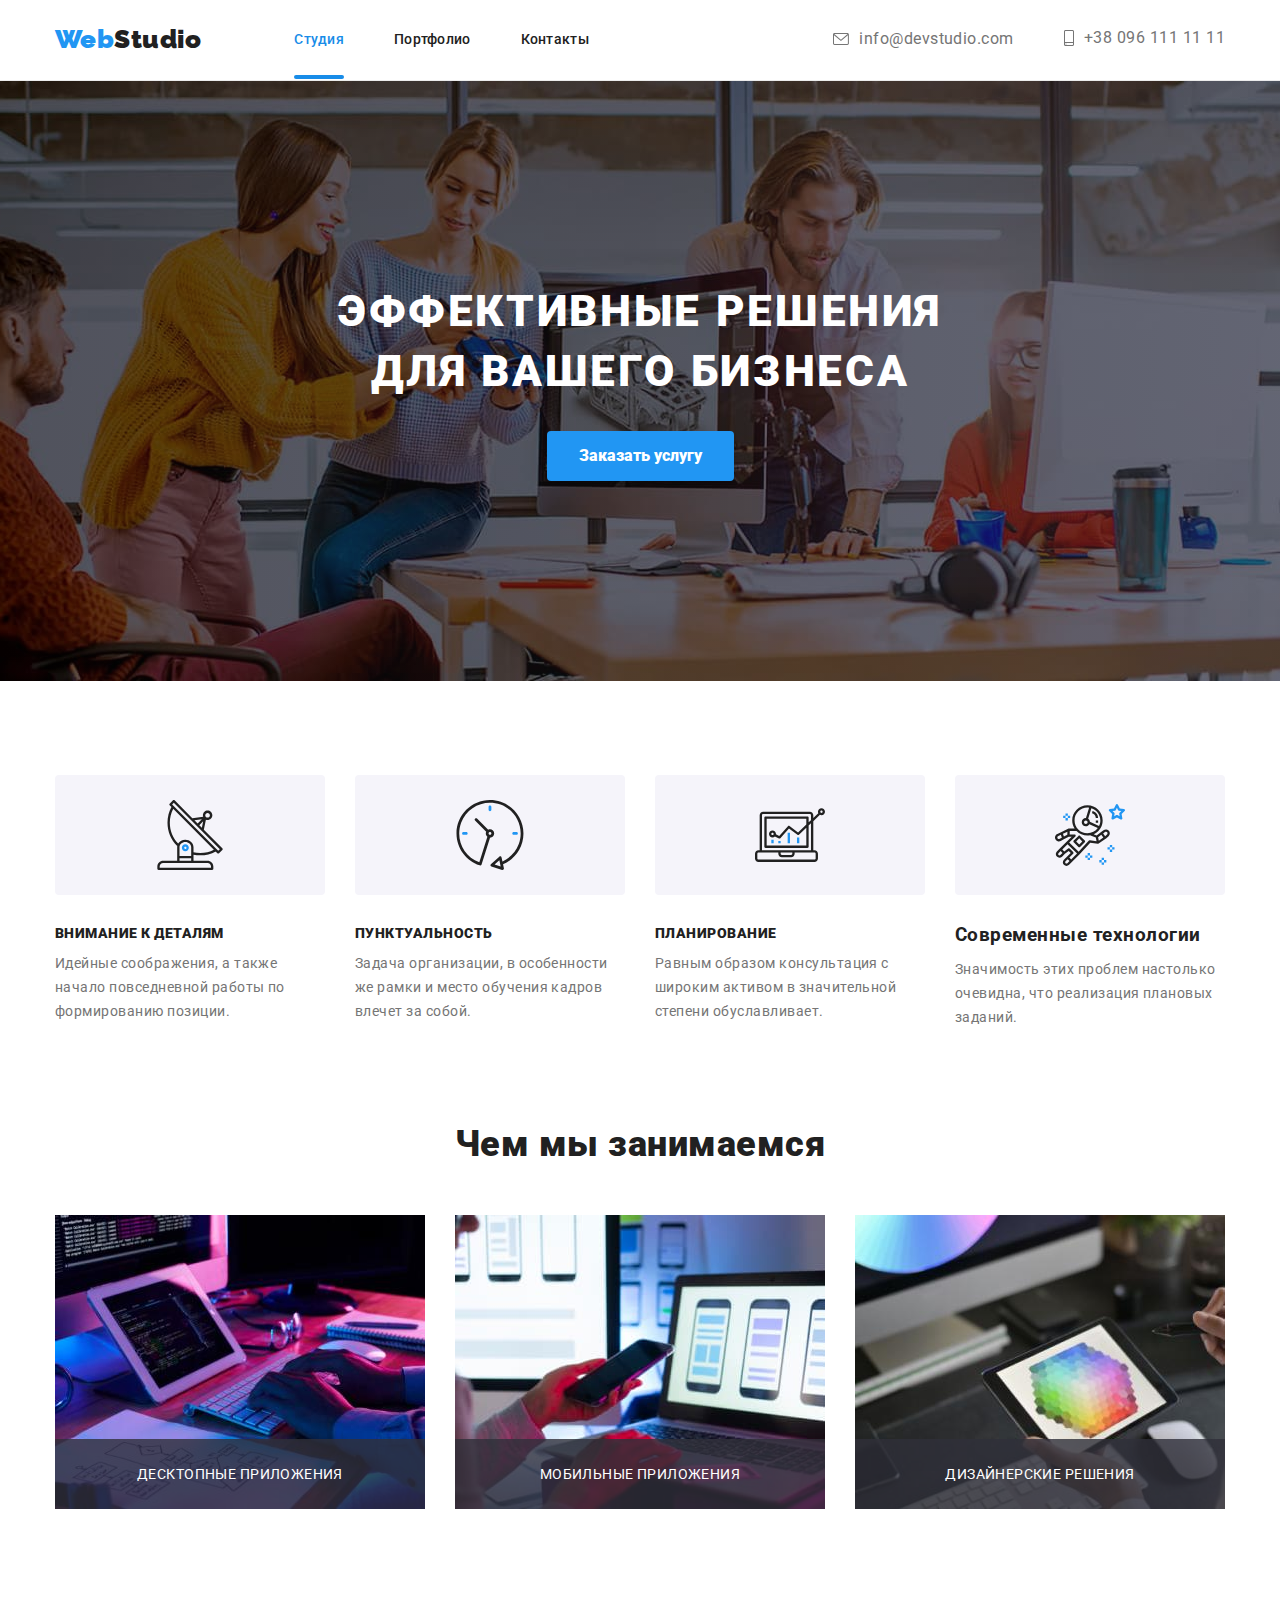
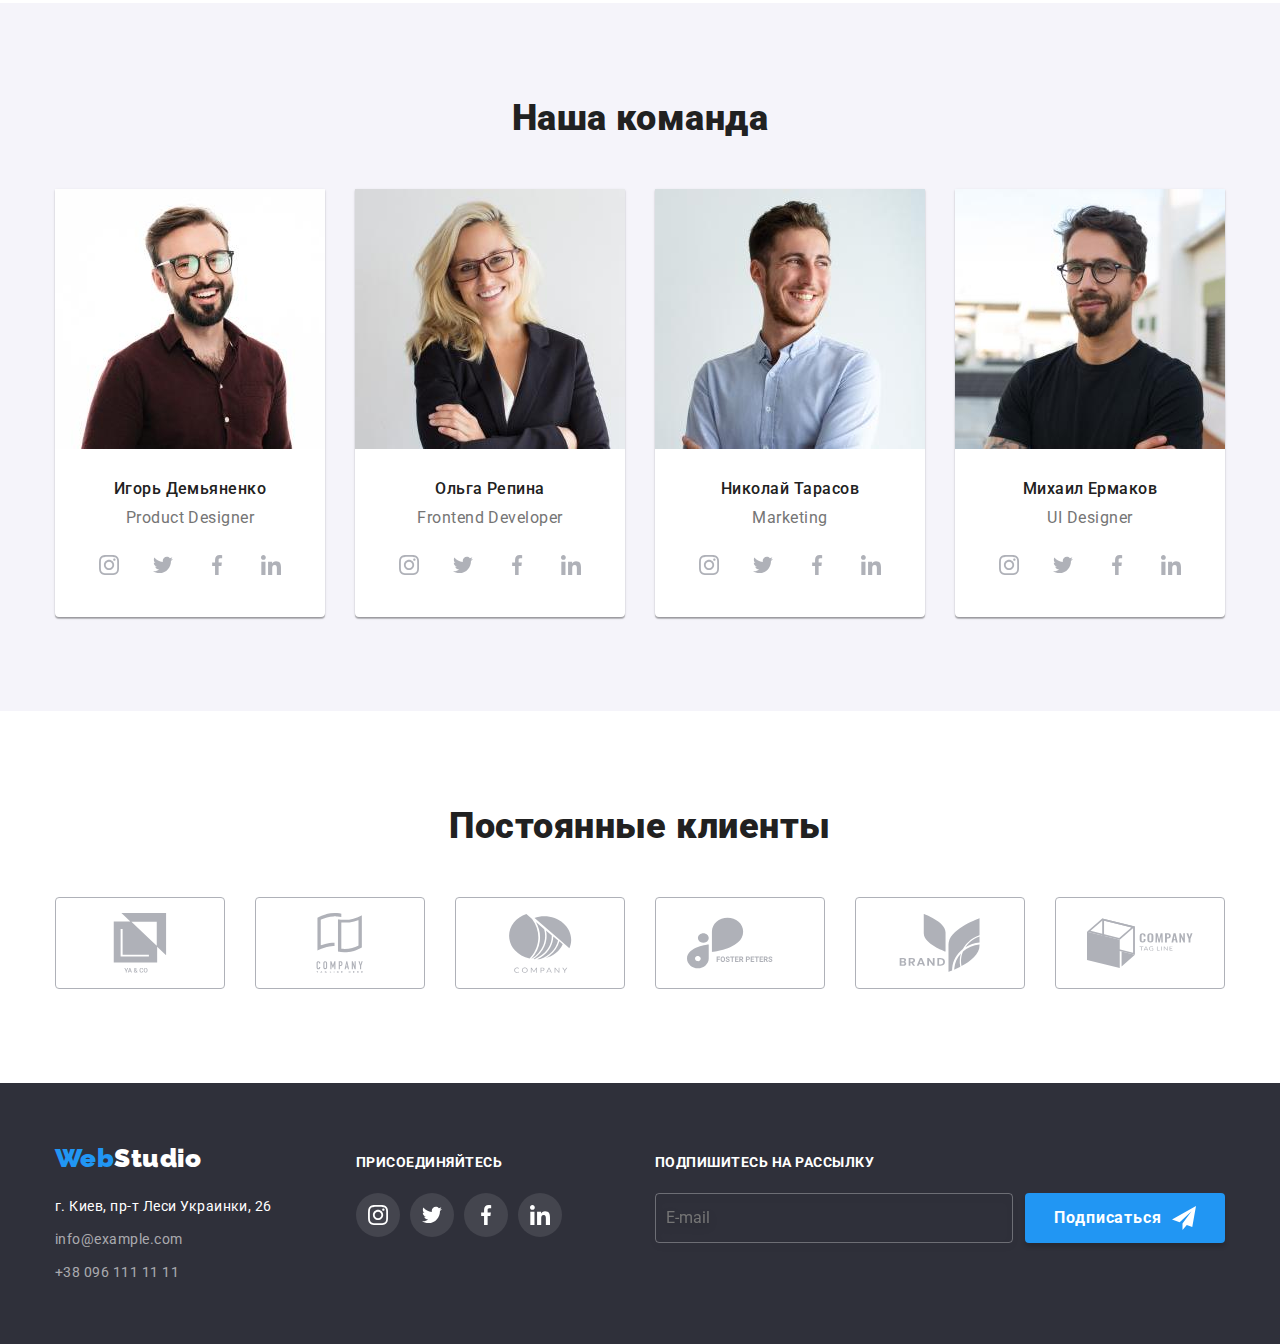
<file: index.html>
<!DOCTYPE html>
<html lang="ru">
  <head>
    <meta charset="utf-8" />
    <!-- ie10 and below only -->
    <meta http-equiv="x-ua-compatible" content="ie=edge" />
    <meta name="viewport" content="width=device-width, initial-scale=1.0" />
    <title>Web Studio</title>

    <!-- google-Font -->
    <link rel="preconnect" href="https://fonts.googleapis.com" />
    <link rel="preconnect" href="https://fonts.gstatic.com" crossorigin />
    <link
      href="https://fonts.googleapis.com/css2?family=Raleway:wght@700&family=Roboto:wght@400;500;700;900&display=swap"
      rel="stylesheet"
    />

    <!-- CSS -->
    <link
      rel="stylesheet"
      href="https://cdnjs.cloudflare.com/ajax/libs/modern-normalize/1.1.0/modern-normalize.min.css"
    />
    <link rel="stylesheet" href="./css/styles.css" />
  </head>
  <body>
    <!-- web-studio-header -->
    <header>
      <div class="container header">
        <!-- web-stud-header-logo-txt-->
        <a href="./index.html" class="header-logo-txt header-logo-pos no-underline"> Web<span>Studio</span></a>
        <!-- web-stud-menu -->
        <nav class="nav">
          <ul class="nav-list no-mark">
            <li class="nav-item">
              <a href="./index.html" class="header-item-text current-page no-underline active-link"> Студия</a>
            </li>
            <li class="nav-item">
              <a href="./portfolio.html" class="header-item-text no-underline active-link"> Портфолио</a>
            </li>
            <li class="nav-item">
              <a href="#" class="header-item-text no-underline active-link"> Контакты</a>
            </li>
          </ul>
        </nav>
        <!-- web-stud-contacts -->
        <ul class="header-contacts">
          <li class="nav-item">
            <a
              href="mailto:info@devstudio.com"
              class="nav-item-text header-item-text-light no-underline active-link header-contacts"
            >
              <svg class="header-icon" width="16" height="12">
                <use href="./images/symbol-defs.svg#icon-envelope"></use>
              </svg>
              info@devstudio.com</a
            >
          </li>
          <li class="nav-item">
            <a
              href="tel:+380961111111"
              class="nav-item-text header-item-text-light no-underline active-link header-contacts"
            >
              <svg class="header-icon" width="10" height="16">
                <use href="./images/symbol-defs.svg#icon-smartphone"></use>
              </svg>
              +38 096 111 11 11</a
            >
          </li>
        </ul>
      </div>
    </header>
    <!-- web-stud-main-section -->
    <main>
      <!-- web-stud-main-content -->
      <section class="content-first">
        <div class="content-overlay">
          <!-- web-stud-main-content-title -->
          <h1 class="content-title">Эффективные решения для вашего бизнеса</h1>
          <button type="button" class="content-btn btn active-btn" data-modal-open>Заказать услугу</button>
        </div>
      </section>
      <!-- web-stud-main-content-peculiarity -->
      <section class="section">
        <div class="container">
          <h2 class="visually-hidden">Наши преимущества</h2>
          <ul class="cards with-nowrap">
            <li class="item peculiarity-item">
              <div class="peculiarity-li-box">
                <svg class="peculiarity-li-icon" width="70" height="70">
                  <use href="./images/symbol-defs.svg#icon-antenna1"></use>
                </svg>
              </div>
              <h3 class="uppercase-title peculiarity-li-title">Внимание к деталям</h3>
              <p class="peculiarity-li-text">
                Идейные соображения, а также начало повседневной работы по формированию позиции.
              </p>
            </li>
            <li class="item peculiarity-item">
              <div class="peculiarity-li-box">
                <svg class="peculiarity-li-icon" width="70" height="70">
                  <use href="./images/symbol-defs.svg#icon-clock1"></use>
                </svg>
              </div>
              <h3 class="uppercase-title peculiarity-li-title">Пунктуальность</h3>
              <p class="peculiarity-li-text">
                Задача организации, в особенности же рамки и место обучения кадров влечет за собой.
              </p>
            </li>
            <li class="item peculiarity-item">
              <div class="peculiarity-li-box">
                <svg class="peculiarity-li-icon" width="70" height="70">
                  <use href="./images/symbol-defs.svg#icon-diagram1"></use>
                </svg>
              </div>
              <div>
                <h3 class="uppercase-title peculiarity-li-title">Планирование</h3>
                <p class="peculiarity-li-text">
                  Равным образом консультация с широким активом в значительной степени обуславливает.
                </p>
              </div>
            </li>
            <li class="item peculiarity-item">
              <div class="peculiarity-li-box">
                <svg class="peculiarity-li-icon" width="70" height="70">
                  <use href="./images/symbol-defs.svg#icon-astronaut1"></use>
                </svg>
              </div>
              <h3 class="peculiarity-li-title">Современные технологии</h3>
              <p class="peculiarity-li-text">
                Значимость этих проблем настолько очевидна, что реализация плановых заданий.
              </p>
            </li>
          </ul>
        </div>
      </section>
      <!-- web-stud-main-content-what-to-do -->
      <section class="section section-no-top-pad">
        <div class="container">
          <h2 class="title">Чем мы занимаемся</h2>
          <ul class="cards">
            <li class="item what-to-do-item">
              <img src="./images/project_1.jpg" alt="Фото разаботки проекта" width="370" height="294" />
              <div class="what-to-do-overlay">Десктопные приложения</div>
            </li>
            <li class="item what-to-do-item">
              <img
                src="./images/project_2.jpg"
                alt="Фото адаптации проекта к мобильным устройствам"
                width="370"
                height="294"
              />
              <div class="what-to-do-overlay">Мобильные приложения</div>
            </li>
            <li class="item what-to-do-item">
              <img src="./images/project_3.jpg" alt="Фото подбора цветовой палитры проекта" width="370" height="294" />
              <div class="what-to-do-overlay">Дизайнерские решения</div>
            </li>
          </ul>
        </div>
      </section>
      <!-- web-stud-main-content-teams -->
      <section class="section teams-section-bg">
        <div class="container">
          <h2 class="title">Наша команда</h2>
          <ul class="cards">
            <li class="item teams-item">
              <img
                src="./images/poduct_designer_igord_demianenko.jpg"
                alt="Фото Игорь Демьяненко"
                width="270"
                height="260"
              />
              <div class="card-team-info">
                <h3 class="card-title">Игорь Демьяненко</h3>
                <p class="card-text">Product Designer</p>
                <ul class="social">
                  <li class="item-li-social">
                    <a href="https://www.instagram.com/" class="no-underline social-link social-link-team">
                      <svg class="social-icon" width="20" height="20">
                        <use href="./images/symbol-defs.svg#icon-instagram1"></use>
                      </svg>
                    </a>
                  </li>
                  <li class="item-li-social">
                    <a href="https://twitter.com/" class="no-underline social-link social-link-team">
                      <svg class="social-icon" width="20" height="20">
                        <use href="./images/symbol-defs.svg#icon-twitter1"></use>
                      </svg>
                    </a>
                  </li>
                  <li class="item-li-social">
                    <a href="https://www.facebook.com/" class="no-underline social-link social-link-team">
                      <svg class="social-icon" width="20" height="20">
                        <use href="./images/symbol-defs.svg#icon-facebook1"></use>
                      </svg>
                    </a>
                  </li>
                  <li class="item-li-social">
                    <a href="https://www.linkedin.com/" class="no-underline social-link social-link-team">
                      <svg class="social-icon" width="20" height="20">
                        <use href="./images/symbol-defs.svg#icon-linkedin1"></use>
                      </svg>
                    </a>
                  </li>
                </ul>
              </div>
            </li>
            <li class="item teams-item">
              <img src="./images/frontend_developer_olha_repina.jpg" alt="Фото Ольга Репина" width="270" height="260" />
              <div class="card-team-info">
                <h3 class="card-title">Ольга Репина</h3>
                <p class="card-text">Frontend Developer</p>
                <ul class="social">
                  <li class="item-li-social">
                    <a href="https://www.instagram.com/" class="no-underline social-link social-link-team">
                      <svg class="social-icon" width="20" height="20">
                        <use href="./images/symbol-defs.svg#icon-instagram1"></use>
                      </svg>
                    </a>
                  </li>
                  <li class="item-li-social">
                    <a href="https://twitter.com/" class="no-underline social-link social-link-team">
                      <svg class="social-icon" width="20" height="20">
                        <use href="./images/symbol-defs.svg#icon-twitter1"></use>
                      </svg>
                    </a>
                  </li>
                  <li class="item-li-social">
                    <a href="https://www.facebook.com/" class="no-underline social-link social-link-team">
                      <svg class="social-icon" width="20" height="20">
                        <use href="./images/symbol-defs.svg#icon-facebook1"></use>
                      </svg>
                    </a>
                  </li>
                  <li class="item-li-social">
                    <a href="https://www.linkedin.com/" class="no-underline social-link social-link-team">
                      <svg class="social-icon" width="20" height="20">
                        <use href="./images/symbol-defs.svg#icon-linkedin1"></use>
                      </svg>
                    </a>
                  </li>
                </ul>
              </div>
            </li>
            <li class="item teams-item">
              <img src="./images/marketing_nikolay_tarasov.jpg" alt="Фото Николай Тарасов" width="270" height="260" />
              <div class="card-team-info">
                <h3 class="card-title">Николай Тарасов</h3>
                <p class="card-text">Marketing</p>
                <ul class="social">
                  <li class="item-li-social">
                    <a href="https://www.instagram.com/" class="no-underline social-link social-link-team">
                      <svg class="social-icon" width="20" height="20">
                        <use href="./images/symbol-defs.svg#icon-instagram1"></use>
                      </svg>
                    </a>
                  </li>
                  <li class="item-li-social">
                    <a href="https://twitter.com/" class="no-underline social-link social-link-team">
                      <svg class="social-icon" width="20" height="20">
                        <use href="./images/symbol-defs.svg#icon-twitter1"></use>
                      </svg>
                    </a>
                  </li>
                  <li class="item-li-social">
                    <a href="https://www.facebook.com/" class="no-underline social-link social-link-team">
                      <svg class="social-icon" width="20" height="20">
                        <use href="./images/symbol-defs.svg#icon-facebook1"></use>
                      </svg>
                    </a>
                  </li>
                  <li class="item-li-social">
                    <a href="https://www.linkedin.com/" class="no-underline social-link social-link-team">
                      <svg class="social-icon" width="20" height="20">
                        <use href="./images/symbol-defs.svg#icon-linkedin1"></use>
                      </svg>
                    </a>
                  </li>
                </ul>
              </div>
            </li>
            <li class="item teams-item">
              <img src="./images/ui_designer_mykhail_ermakov.jpg" alt="Фото Михаил Ермаков" width="270" height="260" />
              <div class="card-team-info">
                <h3 class="card-title">Михаил Ермаков</h3>
                <p class="card-text">UI Designer</p>
                <ul class="social">
                  <li class="item-li-social">
                    <a href="https://www.instagram.com/" class="no-underline social-link social-link-team">
                      <svg class="social-icon" width="20" height="20">
                        <use href="./images/symbol-defs.svg#icon-instagram1"></use>
                      </svg>
                    </a>
                  </li>
                  <li class="item-li-social">
                    <a href="https://twitter.com/" class="no-underline social-link social-link-team">
                      <svg class="social-icon" width="20" height="20">
                        <use href="./images/symbol-defs.svg#icon-twitter1"></use>
                      </svg>
                    </a>
                  </li>
                  <li class="item-li-social">
                    <a href="https://www.facebook.com/" class="no-underline social-link social-link-team">
                      <svg class="social-icon" width="20" height="20">
                        <use href="./images/symbol-defs.svg#icon-facebook1"></use>
                      </svg>
                    </a>
                  </li>
                  <li class="item-li-social">
                    <a href="https://www.linkedin.com/" class="no-underline social-link social-link-team">
                      <svg class="social-icon" width="20" height="20">
                        <use href="./images/symbol-defs.svg#icon-linkedin1"></use>
                      </svg>
                    </a>
                  </li>
                </ul>
              </div>
            </li>
          </ul>
        </div>
      </section>
      <!-- web-stud-main-content-clients -->
      <section class="section">
        <div class="container">
          <h2 class="title">Постоянные клиенты</h2>
          <ul class="cards-clients with-nowrap">
            <li class="item-clients">
              <a href="" class="no-underline clients-link with-border">
                <svg class="clients-icon" width="106" height="60">
                  <use href="./images/symbol-defs.svg#icon-client1"></use>
                </svg>
              </a>
            </li>
            <li class="item-clients">
              <a href="" class="no-underline clients-link with-border">
                <svg class="clients-icon" width="106" height="60">
                  <use href="./images/symbol-defs.svg#icon-client2"></use>
                </svg>
              </a>
            </li>
            <li class="item-clients">
              <a href="" class="no-underline clients-link with-border">
                <svg class="clients-icon" width="106" height="60">
                  <use href="./images/symbol-defs.svg#icon-client3"></use>
                </svg>
              </a>
            </li>
            <li class="item-clients">
              <a href="" class="no-underline clients-link with-border">
                <svg class="clients-icon" width="106" height="60">
                  <use href="./images/symbol-defs.svg#icon-client4"></use>
                </svg>
              </a>
            </li>
            <li class="item-clients">
              <a href="" class="no-underline clients-link with-border">
                <svg class="clients-icon" width="106" height="60">
                  <use href="./images/symbol-defs.svg#icon-client5"></use>
                </svg>
              </a>
            </li>
            <li class="item-clients">
              <a href="" class="no-underline clients-link with-border">
                <svg class="clients-icon" width="106" height="60">
                  <use href="./images/symbol-defs.svg#icon-client6"></use>
                </svg>
              </a>
            </li>
          </ul>
        </div>
      </section>
    </main>
    <!-- web-stud-footer -->
    <footer class="footer">
      <div class="container footer-box">
        <div class="footer-contacts-box">
          <!-- web-stud-logo-txt-->
          <a href="./index.html" class="footer-logo-txt no-underline"> Web<span>Studio</span></a>
          <!-- web-stud-footer-contacts -->
          <address class="footer-contacts">
            <ul class="no-mark">
              <li class="footer-contacts-li">
                <a
                  href="https://goo.gl/maps/doZ5ESJiCeNLyXiL8"
                  target="_blank"
                  rel="noopener
                                    noreferrer"
                  class="footer-address no-underline"
                >
                  г. Киев, пр-т Леси Украинки, 26</a
                >
              </li>
              <li class="footer-contacts-li">
                <a href="mailto:info@example.com" class="footer-email-tel no-underline"> info@example.com</a>
              </li>
              <li class="footer-contacts-li">
                <a href="tel:+380961111111" class="footer-email-tel no-underline"> +38 096 111 11 11</a>
              </li>
            </ul>
          </address>
        </div>
        <!-- footer-social -->
        <div class="footer-social">
          <p class="uppercase-title footer-social-title">присоединяйтесь</p>
          <ul class="social">
            <li class="item-li-social">
              <a href="https://www.instagram.com/" class="no-underline social-link footer-social-link">
                <svg class="social-icon" width="20" height="20">
                  <use href="./images/symbol-defs.svg#icon-instagram1"></use>
                </svg>
              </a>
            </li>
            <li class="item-li-social">
              <a href="https://twitter.com/" class="no-underline social-link footer-social-link">
                <svg class="social-icon" width="20" height="20">
                  <use href="./images/symbol-defs.svg#icon-twitter1"></use>
                </svg>
              </a>
            </li>
            <li class="item-li-social">
              <a href="https://www.facebook.com/" class="no-underline social-link footer-social-link">
                <svg class="social-icon" width="20" height="20">
                  <use href="./images/symbol-defs.svg#icon-facebook1"></use>
                </svg>
              </a>
            </li>
            <li class="item-li-social">
              <a href="https://www.linkedin.com/" class="no-underline social-link footer-social-link">
                <svg class="social-icon" width="20" height="20">
                  <use href="./images/symbol-defs.svg#icon-linkedin1"></use>
                </svg>
              </a>
            </li>
          </ul>
        </div>
        <!-- footer-info-to-email -->
        <div class="footer-form-info">
          <p class="uppercase-title footer-social-title">Подпишитесь на рассылку</p>
          <form class="footer-form">
            <label>
              <input class="footer-form-input" type="text" name="footer-form-email" placeholder="E-mail" />
            </label>
            <button class="footer-form-btn" type="submit">
              Подписаться
              <svg class="form-btn-icon" width="24" height="24">
                <use href="./images/symbol-defs.svg#icon-send"></use>
              </svg>
            </button>
          </form>
        </div>
      </div>
    </footer>
    <!-- web-stud-modal-window -->
    <div class="content-backdrop is-hidden" data-modal>
      <div class="content-modal">
        <button class="content-modal-btn" type="button" data-modal-close>
          <svg class="content-icon">
            <use href="./images/symbol-defs.svg#icon-close-black-18dp"></use>
          </svg>
        </button>
        <!-- form -->
        <form class="form-order" autocomplete="on">
          <!-- form name -->
          <p class="form-order-title">Оставьте свои данные, мы вам перезвоним</p>
          <!-- name -->
          <label class="form-order-label">
            Имя
            <span class="input-cover">
              <input class="form-order-input" type="text" name="form-order-name" />
              <svg class="content-input-icon">
                <use href="./images/symbol-defs.svg#icon-person"></use>
              </svg>
            </span>
          </label>

          <!-- telephone -->
          <label class="form-order-label">
            Телефон
            <span class="input-cover">
              <input class="form-order-input" type="tel" name="form-order-tel" />
              <svg class="content-input-icon">
                <use href="./images/symbol-defs.svg#icon-phone"></use>
              </svg>
            </span>
          </label>

          <!-- email -->
          <label class="form-order-label">
            Почта
            <span class="input-cover">
              <input class="form-order-input" type="email" name="form-order-email" />
              <svg class="content-input-icon">
                <use href="./images/symbol-defs.svg#icon-email"></use>
              </svg>
            </span>
          </label>

          <!-- comment -->
          <label class="form-order-label">
            Комментарий
            <textarea class="form-order-textarea" placeholder="Введите текст"></textarea>
          </label>

          <!-- agree -->
          <label class="form-order-label-chbx">
            <input class="check-box-input visually-hidden" type="checkbox" />
            <span class="check-box-icon"></span>
            <span>Соглашаюсь с рассылкой и принимаю <a class="agreement-link" href="">Условия договора</a></span>
          </label>

          <!-- submit-button -->
          <button class="form-order-btn" type="submit">Отправить</button>
        </form>
      </div>
    </div>
    <script src="./js/modal.js"></script>
  </body>
</html>
</file>
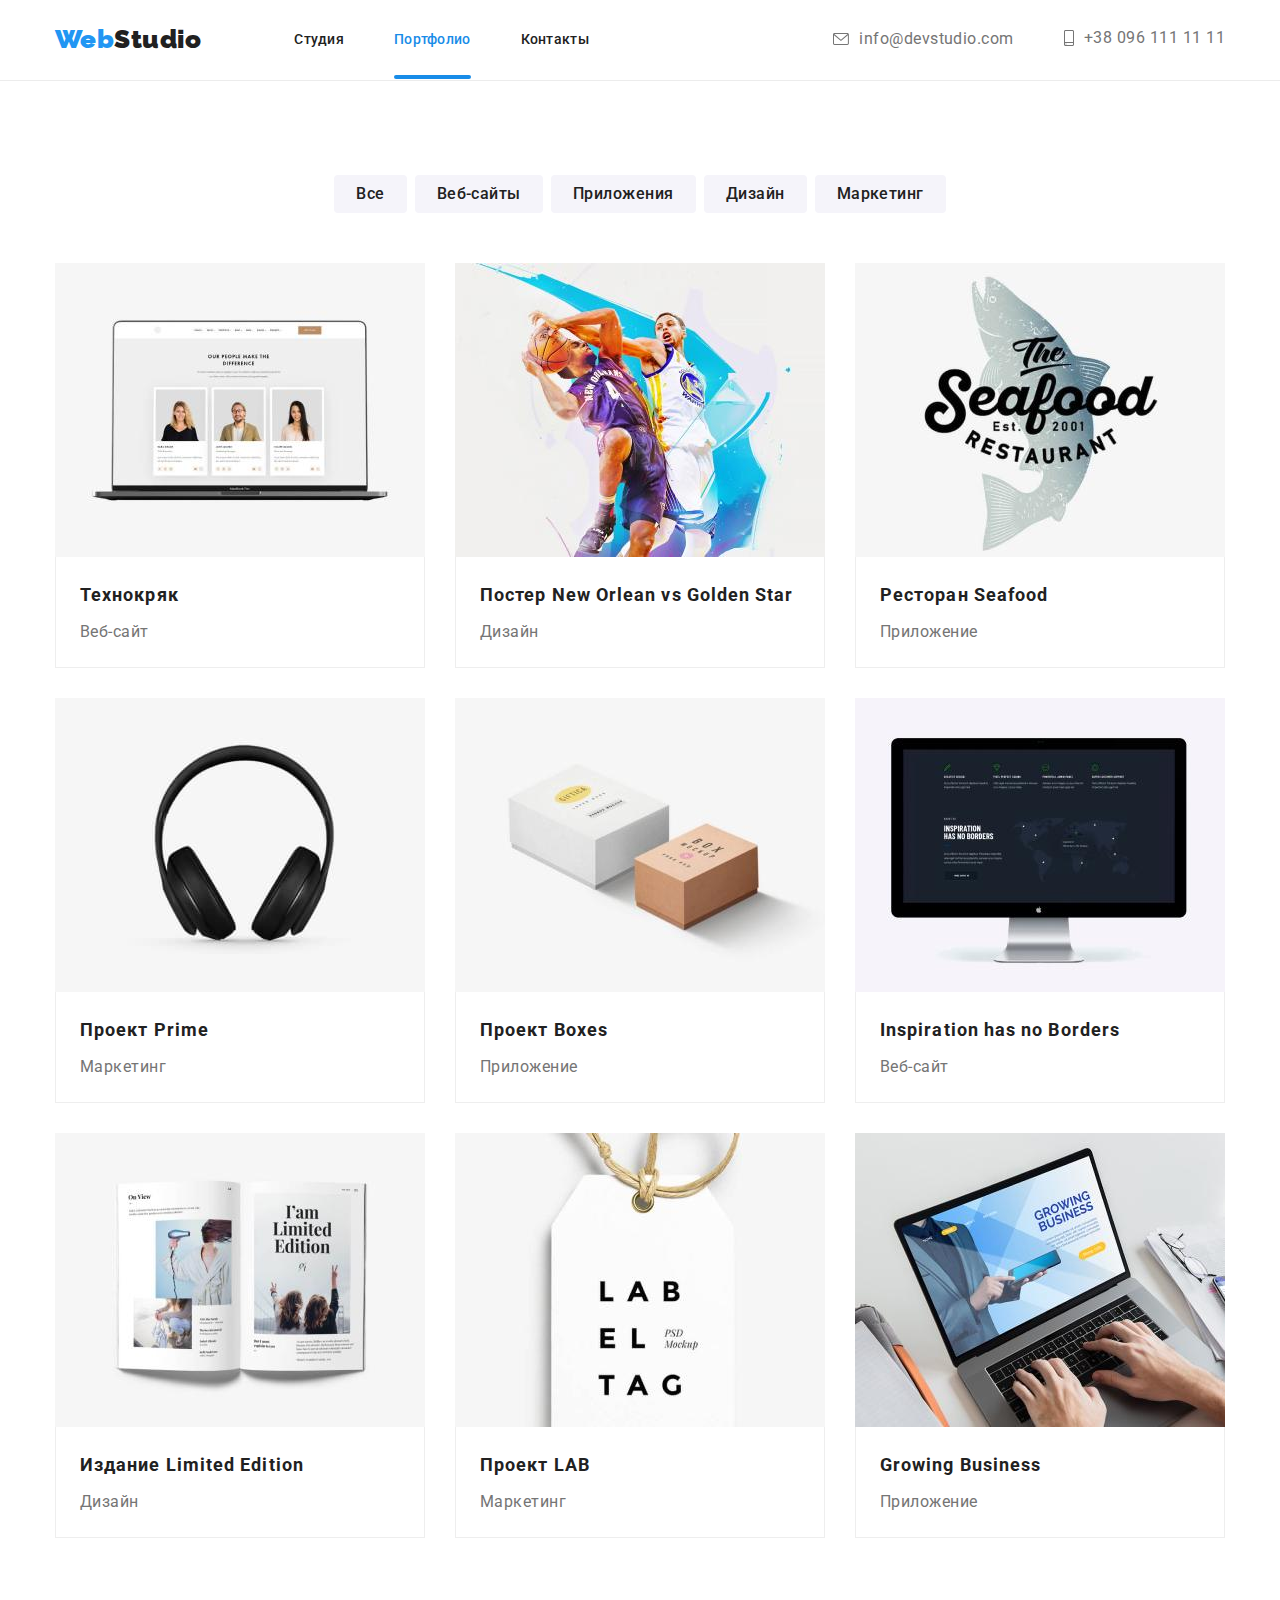
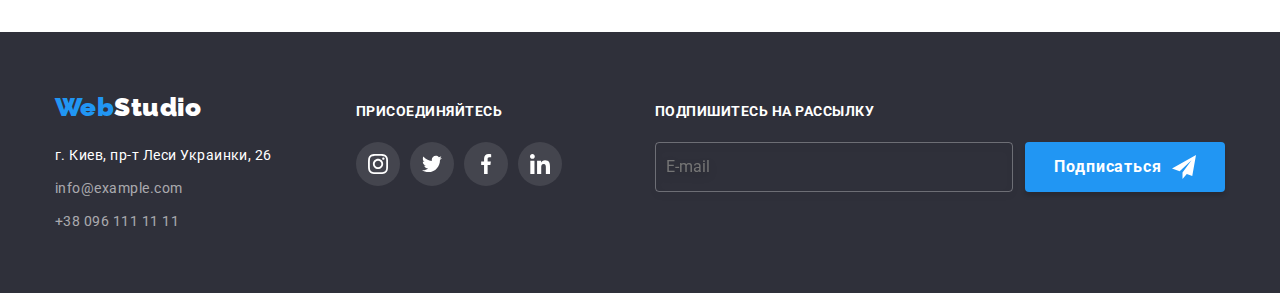
<file: portfolio.html>
<!DOCTYPE html>
<html lang="ru">
  <head>
    <meta charset="utf-8" />
    <!-- ie10 and below only -->
    <meta http-equiv="x-ua-compatible" content="ie=edge" />
    <meta name="viewport" content="width=device-width, initial-scale=1.0" />
    <title>Портфолио</title>

    <!-- google-Font -->
    <link rel="preconnect" href="https://fonts.googleapis.com" />
    <link rel="preconnect" href="https://fonts.gstatic.com" crossorigin />
    <link
      href="https://fonts.googleapis.com/css2?family=Raleway:wght@700&family=Roboto:wght@400;500;700;900&display=swap"
      rel="stylesheet"
    />

    <!-- CSS -->
    <link
      rel="stylesheet"
      href="https://cdnjs.cloudflare.com/ajax/libs/modern-normalize/1.1.0/modern-normalize.min.css"
    />
    <link rel="stylesheet" href="./css/styles.css" />
  </head>
  <body>
    <!-- web-studio-header -->
    <header>
      <div class="container header">
        <!-- web-stud-header-logo-txt-->
        <a href="./index.html" class="header-logo-txt header-logo-pos no-underline"> Web<span>Studio</span></a>
        <!-- web-stud-menu -->
        <nav class="nav">
          <ul class="nav-list no-mark">
            <li class="nav-item">
              <a href="./index.html" class="header-item-text no-underline active-link"> Студия</a>
            </li>
            <li class="nav-item">
              <a href="./portfolio.html" class="header-item-text current-page no-underline active-link"> Портфолио</a>
            </li>
            <li class="nav-item">
              <a href="#" class="header-item-text no-underline active-link"> Контакты</a>
            </li>
          </ul>
        </nav>
        <!-- web-stud-contacts -->
        <ul class="header-contacts">
          <li class="nav-item">
            <a
              href="mailto:info@devstudio.com"
              class="nav-item-text header-item-text-light no-underline active-link header-contacts"
            >
              <svg class="header-icon" width="16" height="12">
                <use href="./images/symbol-defs.svg#icon-envelope"></use>
              </svg>
              info@devstudio.com</a
            >
          </li>
          <li class="nav-item">
            <a
              href="tel:+380961111111"
              class="nav-item-text header-item-text-light no-underline active-link header-contacts"
            >
              <svg class="header-icon" width="10" height="16">
                <use href="./images/symbol-defs.svg#icon-smartphone"></use>
              </svg>
              +38 096 111 11 11</a
            >
          </li>
        </ul>
      </div>
    </header>
    <!-- web-stud-main -->
    <main>
      <!-- web-stud-main-portfolio -->
      <section class="section">
        <div class="container">
          <h1 class="visually-hidden">Портфолио</h1>
          <!-- web-stud-main-portfolio-filters -->
          <ul class="portfolio-filters-ul">
            <li class="portfolio-filters-li">
              <button type="button" class="portfolio-filters-btn btn active-btn">Все</button>
            </li>
            <li class="portfolio-filters-li">
              <button type="button" class="portfolio-filters-btn btn active-btn">Веб-сайты</button>
            </li>
            <li class="portfolio-filters-li">
              <button type="button" class="portfolio-filters-btn btn active-btn">Приложения</button>
            </li>
            <li class="portfolio-filters-li">
              <button type="button" class="portfolio-filters-btn btn active-btn">Дизайн</button>
            </li>
            <li class="portfolio-filters-li">
              <button type="button" class="portfolio-filters-btn btn active-btn">Маркетинг</button>
            </li>
          </ul>
          <!-- web-stud-main-portfolio-projects -->
          <ul class="cards">
            <li class="item portfolio-item">
              <a href="" class="no-mark no-underline portfolio-item-link animate-shadow">
                <div class="portfolio-thumb">
                  <img
                    src="./images/portfolio1.jpg"
                    alt="1-й проект: Фото страници с фотографиями 3-х разрабочиков"
                    class="portfolio-item-img"
                    width="370"
                    height="294"
                  />
                  <div class="portfolio-overlay">
                    Технокряк это современная площадка распространения коронавируса. Компании используют эту платформу
                    для цифрового шпионажа и атак на защищённые сервера конкурентов.
                  </div>
                </div>
                <div class="portfolio-item-box">
                  <h2 class="portfolio-card-title">Технокряк</h2>
                  <p class="portfolio-card-text">Веб-сайт</p>
                </div>
              </a>
            </li>

            <li class="item portfolio-item">
              <a href="" class="no-mark no-underline portfolio-item-link animate-shadow">
                <div class="portfolio-thumb">
                  <img
                    src="./images/portfolio2.jpg"
                    alt="2-й проект: Фото страници с двумя баскетболистами в прыжке с мячом"
                    width="370"
                    height="294"
                  />
                  <div class="portfolio-overlay">
                    Lorem ipsum dolor sit amet consectetur adipisicing elit. Molestiae, omnis! Voluptates molestias
                    omnis voluptas! Magni ut sequi asperiores obcaecati adipisci?
                  </div>
                </div>
                <div class="portfolio-item-box">
                  <h2 class="portfolio-card-title">Постер New Orlean vs Golden Star</h2>
                  <p class="portfolio-card-text">Дизайн</p>
                </div>
              </a>
            </li>
            <li class="item portfolio-item">
              <a href="" class="no-mark no-underline portfolio-item-link animate-shadow">
                <div class="portfolio-thumb">
                  <img
                    src="./images/portfolio3.jpg"
                    alt="3-й проект: Фото страници с логотипом ресторана"
                    width="370"
                    height="294"
                  />
                  <div class="portfolio-overlay">
                    Lorem ipsum dolor sit amet consectetur adipisicing elit. Molestiae, omnis! Voluptates molestias
                    omnis voluptas! Magni ut sequi asperiores obcaecati adipisci?
                  </div>
                </div>
                <div class="portfolio-item-box">
                  <h2 class="portfolio-card-title">Ресторан Seafood</h2>
                  <p class="portfolio-card-text">Приложение</p>
                </div>
              </a>
            </li>
            <li class="item portfolio-item">
              <a href="" class="no-mark no-underline portfolio-item-link animate-shadow">
                <div class="portfolio-thumb">
                  <img
                    src="./images/portfolio4.jpg"
                    alt="4-й проект: Фото страници с наушниками"
                    width="370"
                    height="294"
                  />
                  <div class="portfolio-overlay">
                    Lorem ipsum dolor sit amet consectetur adipisicing elit. Molestiae, omnis! Voluptates molestias
                    omnis voluptas! Magni ut sequi asperiores obcaecati adipisci?
                  </div>
                </div>
                <div class="portfolio-item-box">
                  <h2 class="portfolio-card-title">Проект Prime</h2>
                  <p class="portfolio-card-text">Маркетинг</p>
                </div>
              </a>
            </li>
            <li class="item portfolio-item">
              <a href="" class="no-mark no-underline portfolio-item-link animate-shadow">
                <div class="portfolio-thumb">
                  <img
                    src="./images/portfolio5.jpg"
                    alt="5-й проект: Фото страници с двумя коробками разных цветом с написями"
                    width="370"
                    height="294"
                  />
                  <div class="portfolio-overlay">
                    Lorem ipsum dolor sit amet consectetur adipisicing elit. Molestiae, omnis! Voluptates molestias
                    omnis voluptas! Magni ut sequi asperiores obcaecati adipisci?
                  </div>
                </div>
                <div class="portfolio-item-box">
                  <h2 class="portfolio-card-title">Проект Boxes</h2>
                  <p class="portfolio-card-text">Приложение</p>
                </div>
              </a>
            </li>
            <li class="item portfolio-item">
              <a href="" class="no-mark no-underline portfolio-item-link animate-shadow">
                <div class="portfolio-thumb">
                  <img
                    src="./images/portfolio6.jpg"
                    alt="6-й проект: Фото страници с изображением континентов"
                    width="370"
                    height="294"
                  />
                  <div class="portfolio-overlay">
                    Lorem ipsum dolor sit amet consectetur adipisicing elit. Molestiae, omnis! Voluptates molestias
                    omnis voluptas! Magni ut sequi asperiores obcaecati adipisci?
                  </div>
                </div>
                <div class="portfolio-item-box">
                  <h2 class="portfolio-card-title">Inspiration has no Borders</h2>
                  <p class="portfolio-card-text">Веб-сайт</p>
                </div>
              </a>
            </li>
            <li class="item portfolio-item">
              <a href="" class="no-mark no-underline portfolio-item-link animate-shadow">
                <div class="portfolio-thumb">
                  <img
                    src="./images/portfolio7.jpg"
                    alt="7-й проект: Фото страници с разворотом издания, на одной странице девушка сушит волосы, на второй слоган издания"
                    width="370"
                    height="294"
                  />
                  <div class="portfolio-overlay">
                    Lorem ipsum dolor sit amet consectetur adipisicing elit. Molestiae, omnis! Voluptates molestias
                    omnis voluptas! Magni ut sequi asperiores obcaecati adipisci?
                  </div>
                </div>
                <div class="portfolio-item-box">
                  <h2 class="portfolio-card-title">Издание Limited Edition</h2>
                  <p class="portfolio-card-text">Дизайн</p>
                </div>
              </a>
            </li>
            <li class="item portfolio-item">
              <a href="" class="no-mark no-underline portfolio-item-link animate-shadow">
                <div class="portfolio-thumb">
                  <img
                    src="./images/portfolio8.jpg"
                    alt="8-й проект: Фото бирки с названием проекта"
                    width="370"
                    height="294"
                  />
                  <div class="portfolio-overlay">
                    Lorem ipsum dolor sit amet consectetur adipisicing elit. Molestiae, omnis! Voluptates molestias
                    omnis voluptas! Magni ut sequi asperiores obcaecati adipisci?
                  </div>
                </div>
                <div class="portfolio-item-box">
                  <h2 class="portfolio-card-title">Проект LAB</h2>
                  <p class="portfolio-card-text">Маркетинг</p>
                </div>
              </a>
            </li>
            <li class="item portfolio-item">
              <a href="" class="no-mark no-underline portfolio-item-link animate-shadow">
                <div class="portfolio-thumb">
                  <img
                    src="./images/portfolio9.jpg"
                    alt="9-й проект: Фото бирки с изображением ноутбука с названием приложения"
                    width="370"
                    height="294"
                  />
                  <div class="portfolio-overlay">
                    Lorem ipsum dolor sit amet consectetur adipisicing elit. Molestiae, omnis! Voluptates molestias
                    omnis voluptas! Magni ut sequi asperiores obcaecati adipisci?
                  </div>
                </div>
                <div class="portfolio-item-box">
                  <h2 class="portfolio-card-title">Growing Business</h2>
                  <p class="portfolio-card-text">Приложение</p>
                </div>
              </a>
            </li>
          </ul>
        </div>
      </section>
    </main>
    <!-- web-stud-footer -->
    <footer class="footer">
      <div class="container footer-box">
        <div class="footer-contacts-box">
          <!-- web-stud-logo-txt-->
          <a href="./index.html" class="footer-logo-txt no-underline"> Web<span>Studio</span></a>
          <!-- web-stud-footer-contacts -->
          <address class="footer-contacts">
            <ul class="no-mark">
              <li class="footer-contacts-li">
                <a
                  href="https://goo.gl/maps/doZ5ESJiCeNLyXiL8"
                  target="_blank"
                  rel="noopener
                                    noreferrer"
                  class="footer-address no-underline"
                >
                  г. Киев, пр-т Леси Украинки, 26</a
                >
              </li>
              <li class="footer-contacts-li">
                <a href="mailto:info@example.com" class="footer-email-tel no-underline"> info@example.com</a>
              </li>
              <li class="footer-contacts-li">
                <a href="tel:+380961111111" class="footer-email-tel no-underline"> +38 096 111 11 11</a>
              </li>
            </ul>
          </address>
        </div>
        <!-- footer-social -->
        <div class="footer-social">
          <p class="uppercase-title footer-social-title">присоединяйтесь</p>
          <ul class="social">
            <li class="item-li-social">
              <a href="https://www.instagram.com/" class="no-underline social-link footer-social-link -bc">
                <svg class="social-icon" width="20" height="20">
                  <use href="./images/symbol-defs.svg#icon-instagram1"></use>
                </svg>
              </a>
            </li>
            <li class="item-li-social">
              <a href="https://twitter.com/" class="no-underline social-link footer-social-link -bc">
                <svg class="social-icon" width="20" height="20">
                  <use href="./images/symbol-defs.svg#icon-twitter1"></use>
                </svg>
              </a>
            </li>
            <li class="item-li-social">
              <a href="https://www.facebook.com/" class="no-underline social-link footer-social-link -bc">
                <svg class="social-icon" width="20" height="20">
                  <use href="./images/symbol-defs.svg#icon-facebook1"></use>
                </svg>
              </a>
            </li>
            <li class="item-li-social">
              <a href="https://www.linkedin.com/" class="no-underline social-link footer-social-link -bc">
                <svg class="social-icon" width="20" height="20">
                  <use href="./images/symbol-defs.svg#icon-linkedin1"></use>
                </svg>
              </a>
            </li>
          </ul>
        </div>
        <!-- footer-info-to-email -->
        <div class="footer-form-info">
          <p class="uppercase-title footer-social-title">Подпишитесь на рассылку</p>
          <form class="footer-form">
            <label>
              <input class="footer-form-input" type="text" name="footer-form-email" placeholder="E-mail" />
            </label>
            <button class="footer-form-btn" type="submit">
              Подписаться
              <svg class="form-btn-icon" width="24" height="24">
                <use href="./images/symbol-defs.svg#icon-send"></use>
              </svg>
            </button>
          </form>
        </div>
      </div>
    </footer>
  </body>
</html>
</file>
<file: css/styles.css>
/* ---------- global variable ---------- */
:root {
  --first-color-white: #ffffff;
  --second-color-different-black: #212121;
  --third-color-different-grey: #757575;
  --fourth-color: #2f303a;
  --fifth-color: rgba(255, 255, 255, 0.6);
  --sixth-color: #f5f4fa;
  --logo-color-white: #ffffff;
  --logo-color-black: #000000;
  --logo-color-light-blue: #2196f3;
  --active: #188ce8;
  --add-order-color: #2196f3;
  --icon-color: #afb1b8;
  --icon-color-active: #2196f3;
  --first-font: 'Roboto', sans-serif;
  --second-font: 'Raleway', sans-serif;
  --animate-color: color 250ms cubic-bezier(0.4, 0, 0.2, 1);
  --animate-bck-color: background-color 250ms cubic-bezier(0.4, 0, 0.2, 1);
  --animate-box-shadow: box-shadow 250ms cubic-bezier(0.4, 0, 0.2, 1);
  --animate-border: border 250ms cubic-bezier(0.4, 0, 0.2, 1);
  --animate-transform: transform 250ms cubic-bezier(0.4, 0, 0.2, 1);
  --animate-fill: fill 250ms cubic-bezier(0.4, 0, 0.2, 1);
}
/* ---------- common syle ---------- */
/* ---------- teg ---------- */
h1,
h2,
h3,
p {
  margin: 0;
}
ul {
  margin: 0;
  padding: 0;
  list-style: none;
}

body {
  font-family: var(--first-font);
  font-style: normal;
  color: var(--first-color-white);
  background-color: var(--first-color-white);
  letter-spacing: 0.03em;
}
img {
  display: block;
  max-width: 100%;
  height: auto;
}
header {
  border-bottom: 1px solid #ececec;
}
/* ---------- class ---------- */
.container {
  width: 1200px;
  margin-left: auto;
  margin-right: auto;
  padding-left: 15px;
  padding-right: 15px;
}
.section {
  padding: 94px 0;
}
.title {
  font-weight: 900;
  font-size: 36px;
  line-height: calc(42 / 36);
  color: var(--second-color-different-black);
  text-align: center;
  margin-bottom: 50px;
}
.uppercase-title {
  font-weight: 900;
  font-size: 14px;
  line-height: calc(16 / 14);
  text-transform: uppercase;
}
.visually-hidden {
  position: absolute;
  clip: rect(0 0 0 0);
  width: 1px;
  height: 1px;
  margin: -1px;
}

.no-mark {
  list-style: none;
}
.no-underline {
  text-decoration: none;
}
.header-item-text.current-page,
.active-link:hover,
.active-link:focus {
  position: relative;
  color: var(--active);
}
.header-item-text.current-page::after {
  position: absolute;
  bottom: -200%;
  content: '';
  display: block;
  width: 100%;
  height: 4px;
  border-radius: 2px;
  background-color: var(--active);
}
.btn {
  cursor: pointer;
}
.active-btn:hover,
.active-btn:focus {
  background-color: var(--active);
  color: var(--first-color-white);
  box-shadow: 0px 3px 1px rgba(0, 0, 0, 0.1), 0px 1px 2px rgba(0, 0, 0, 0.08), 0px 2px 2px rgba(0, 0, 0, 0.12);
  border-radius: 4px;
  border: hidden;
}
.cards {
  display: flex;
  flex-wrap: wrap;
  margin-left: -30px;
  margin-top: -30px;
}
.with-nowrap {
  flex-wrap: nowrap;
}
.with-border {
  border: 1px solid var(--icon-color);
  border-radius: 4px;
}
.with-border:hover,
.with-border:focus {
  border: 1px solid var(--icon-color-active);
}
.card-title {
  color: var(--second-color-different-black);
  font-size: 16px;
  font-weight: 500;
  line-height: calc(19 / 16);
  text-align: center;
  margin-bottom: 10px;
}
.card-text {
  margin-bottom: 16px;
  color: var(--third-color-different-grey);
  font-size: 16px;
  font-weight: 400;
  line-height: calc(19 / 16);
}
.card-text-center {
  text-align: center;
}
.item {
  margin-left: 30px;
  margin-top: 30px;
}
.social {
  display: flex;
  justify-content: center;
  align-items: center;
}
.social-link {
  width: 44px;
  height: 44px;
  display: flex;
  align-items: center;
  justify-content: center;
  border-radius: 50%;
  transition: var(--animate-bck-color), var(--animate-color);
}
/* ---------- header ---------- */
/* ---------- header-logo-txt ---------- */
.header {
  display: flex;
  align-items: center;
  padding-top: 24px;
  padding-bottom: 25px;
}
.header-logo-txt,
.footer-logo-txt {
  color: var(--logo-color-light-blue);
  font-family: var(--second-font);
  font-weight: 900;
  font-size: 26px;
  line-height: calc(31 / 26);
}
.header-logo-txt span {
  color: var(--second-color-different-black);
}
.header-item-text-light {
  color: var(--third-color-different-grey);
}
.header-logo-pos {
  margin-right: 93px;
}
.header-contacts {
  margin-left: auto;
}
/* ---------- menu ---------- */
.nav-list {
  display: flex;
}
.nav-item:not(:last-child) {
  margin-right: 50px;
}
/* ---------- contacts ---------- */
.header-contacts {
  display: flex;
}
/* ---------- nav ---------- */
.header-item-text {
  font-weight: 500;
  font-size: 14px;
  line-height: calc(16 / 14);
  letter-spacing: 0.02em;
  color: var(--second-color-different-black);
  transition: var(--animate-color);
}
/* Ask Mentor */
/* .header-envelope:before{
    display: inline-flex;
    content: '';
    fill: var(--third-color-different-grey);
    width: 16px;
    height: 12px;
    margin-right: 10px;
    background-size: contain;
    background-repeat: no-repeat;
    background-position: center;
    background-image: url(../images/symbol-defs.svg#icon-envelope);
} */
.header-contacts {
  display: inline-flex;
  align-items: center;
}
.header-icon {
  display: block;
  fill: currentColor;
  margin-right: 10px;
}
/* ---------- main ---------- */
/* ---------- main-index ---------- */
/* section web-stud-main-content */
.content-first {
  background: var(--fourth-color);
  text-align: center;
}
.content-overlay {
  max-width: 1600px;
  padding-top: 200px;
  height: 600px;
  margin-left: auto;
  margin-right: auto;
  background-image: linear-gradient(to right, rgba(0, 0, 0, 0.4), rgba(47, 48, 58, 0.4)), url(../images/content-bg.jpg);
  background-size: cover;
  background-repeat: no-repeat;
  background-position: 50% 50%;
}
.content-title {
  font-weight: 900;
  font-size: 44px;
  line-height: calc(60 / 44);
  letter-spacing: 0.06em;
  text-transform: uppercase;
  margin-left: auto;
  margin-right: auto;
  margin-bottom: 30px;
  width: 696px;
}
.content-btn {
  padding: 10px 32px;
  font-family: inherit;
  font-weight: 900;
  font-size: 16px;
  line-height: calc(30 / 16);
  text-align: center;
  color: var(--first-color-white);
  background-color: var(--add-order-color);
  box-shadow: 0px 4px 4px rgba(0, 0, 0, 0.15);
  border-radius: 4px;
  border: hidden;
  transition: var(--animate-bck-color), var(--animate-color), var(--animate-box-shadow);
}

/* section web-stud-main-content-peculiarity */

.peculiarity-item {
  flex-basis: calc((100% - 120px) / 4);
}
.peculiarity-li-box {
  display: flex;
  align-items: center;
  justify-content: center;
  height: 120px;
  border-radius: 4px;
  background-color: var(--sixth-color);
  margin-bottom: 30px;
}
.peculiarity-li-title {
  color: var(--second-color-different-black);
  margin-bottom: 10px;
}
.peculiarity-li-text {
  font-size: 14px;
  line-height: calc(24 / 14);
  color: var(--third-color-different-grey);
}
.section-no-top-pad {
  padding-top: 0;
}
/* section web-stud-main-content-what-to-do */
/* section web-stud-main-content-teams */
.teams-section-bg {
  background-color: var(--sixth-color);
}
.what-to-do-item {
  flex-basis: calc((100% - 90px) / 3);
  position: relative;
}
.what-to-do-overlay {
  position: absolute;
  bottom: 0;
  left: 0;
  height: 70px;

  display: flex;
  justify-content: center;
  align-items: center;
  background-color: rgba(47, 48, 58, 0.8);

  font-size: 14px;
  line-height: calc(16 / 14);
  letter-spacing: 0.03em;
  text-transform: uppercase;

  width: 100%;
}
.teams-item {
  background-color: var(--first-color-white);
  flex-basis: calc((100% - 120px) / 4);
  width: 270px;
  box-shadow: 0px 1px 3px rgba(0, 0, 0, 0.12), 0px 1px 1px rgba(0, 0, 0, 0.14), 0px 2px 1px rgba(0, 0, 0, 0.2);
  border-radius: 0px 0px 4px 4px;
}
.card-team-info {
  text-align: center;
  padding-top: 30px;
  padding-bottom: 30px;
}
.item-li-social:not(:last-child) {
  margin-right: 10px;
}
.social-link-team {
  color: var(--icon-color);
}
.social-link-team:hover,
.social-link-team:focus {
  background-color: var(--icon-color-active);
  color: var(--first-color-white);
}
.social-icon {
  fill: currentColor;
}
/* web-stud-main-content-clients */
.item-clients:not(:last-child) {
  margin-right: 30px;
}
.cards-clients {
  display: flex;
  justify-content: center;
  align-items: center;
}
.clients-link {
  display: flex;
  justify-content: center;
  align-items: center;
  width: 170px;
  height: 92px;
  color: var(--icon-color);
  transition: var(--animate-color), var(--animate-box-shadow);
}
.clients-link:hover,
.clients-link:focus {
  color: var(--icon-color-active);
}
.clients-icon {
  fill: currentColor;
}
/* ---------- main-porfolio ---------- */
/* web-stud-main-portfolio-filters */
.portfolio-filters-btn {
  background: var(--sixth-color);
  border-radius: 4px;
  border: hidden;
  font-family: inherit;
  font-weight: 500;
  font-size: 16px;
  line-height: calc(26 / 16);
  text-align: center;
  vertical-align: middle;
  letter-spacing: 0.03em;
  color: var(--second-color-different-black);
  padding: 6px 22px;
}
.portfolio-filters-ul {
  display: flex;
  justify-content: center;
  margin-bottom: 50px;
}
.portfolio-filters-li:not(:last-child) {
  margin-right: 8px;
}
.portfolio-item {
  flex-basis: calc((100% - 90px) / 3);
}
.portfolio-item-link {
  display: block;
  color: var(--first-color-white);
}
.portfolio-item-link:hover,
.portfolio-item-link:focus {
  box-shadow: 0px 1px 1px rgba(0, 0, 0, 0.12), 0px 4px 4px rgba(0, 0, 0, 0.06), 1px 4px 6px rgba(0, 0, 0, 0.16);
}
.portfolio-item-link:hover .portfolio-overlay,
.portfolio-item-link:focus .portfolio-overlay {
  box-shadow: 0px 1px 1px rgba(0, 0, 0, 0.12), 0px 4px 4px rgba(0, 0, 0, 0.06), 1px 4px 6px rgba(0, 0, 0, 0.16);
  transform: translateY(0);
}
.portfolio-item-img {
  width: 100%;
  height: 100%;
}
.portfolio-thumb {
  position: relative;
  overflow: hidden;
}
.portfolio-overlay {
  position: absolute;
  top: 0;
  left: 0;
  width: 100%;
  height: 100%;
  background-color: rgba(33, 150, 243, 0.9);
  transform: translateY(100%);
  transition: var(--animate-transform);
  font-family: inherit;
  font-weight: 400;
  font-size: 18px;
  line-height: calc(28 / 18);
  padding: 64px 24px;
}
.portfolio-item-box {
  padding: 20px 24px;
  border-left: 1px solid #eeeeee;
  border-right: 1px solid #eeeeee;
  border-bottom: 1px solid #eeeeee;
}
.portfolio-card-title {
  font-family: inherit;
  font-weight: 700;
  font-size: 18px;
  line-height: calc(36 / 18);
  letter-spacing: 0.06em;
  color: var(--second-color-different-black);
  margin-bottom: 4px;
}
.portfolio-card-text {
  font-family: inherit;
  font-weight: 400;
  font-size: 16px;
  line-height: calc(30 / 16);
  color: var(--third-color-different-grey);
}

/* ---------- footer ---------- */
/* ---------- footer-logo&contacts ---------- */
.footer {
  background: var(--fourth-color);
  padding-top: 60px;
  padding-bottom: 60px;
}
.footer-contacts-box {
  flex-grow: 1;
}
.footer-logo-txt {
  display: block;
  margin-bottom: 20px;
}
.footer-logo-txt span {
  color: var(--first-color-white);
}
.footer-contacts {
  font-size: 14px;
  line-height: calc(24 / 14);
}
.footer-address {
  color: var(--first-color-white);
  font-style: normal;
  margin-bottom: 9px;
}
.footer-email-tel {
  color: var(--fifth-color);
  font-style: normal;
  margin-bottom: 9px;
}
.footer-contacts-li:not(:last-child) {
  margin-bottom: 9px;
}
.footer-box {
  align-items: baseline;
  display: flex;
}
/* ---------- footer-social ---------- */
.footer-social {
  margin-left: 70px;
}
.footer-social-title {
  font-weight: 700;
  margin-bottom: 23px;
}
.footer-social-link {
  background-color: rgba(255, 255, 255, 0.1);
  color: var(--first-color-white);
}
.footer-social-link:hover,
.footer-social-link:focus {
  background-color: var(--icon-color-active);
}
/* ---------- footer-info-to-email ---------- */
.footer-form-info {
  margin-left: 93px;
}
.footer-form {
  display: flex;
}
.footer-form-input {
  width: 358px;
  height: 50px;
  padding: 15px 10px;

  color: var(--first-color-white);
  overflow: hidden;

  outline: none;
  border-style: none;

  border: 1px solid rgba(255, 255, 255, 0.3);
  filter: drop-shadow(0px 4px 4px rgba(0, 0, 0, 0.15));
  border-radius: 4px;
  background-color: transparent;
}
.footer-form-btn {
  display: flex;
  justify-content: center;
  align-items: center;
  width: 200px;
  height: 50px;

  margin-left: 12px;

  background: var(--icon-color-active);
  box-shadow: 0px 4px 4px rgba(0, 0, 0, 0.15);
  border-radius: 4px;
  border: transparent;

  color: var(--first-color-white);
  font-weight: 700;
  font-size: 16px;
  line-height: calc(30 / 16);
  letter-spacing: 0.06em;

  cursor: pointer;
}
.form-btn-icon {
  margin-left: 10px;
  fill: var(--first-color-white);
}

/* ---------- modal ---------- */
.content-backdrop {
  position: fixed;
  top: 0;
  left: 0;

  width: 100%;
  height: 100%;
  background-color: rgba(0, 0, 0, 0.2);

  transition: var(--animate-bck-color);
}
.content-backdrop.is-hidden {
  opacity: 0;
  pointer-events: none;
}
.content-modal {
  position: absolute;
  top: 50%;
  left: 50%;
  transform: translate(-50%, -50%);
  width: 528px;
  height: 581px;

  background-color: var(--first-color-white);

  transition: var(--animate-bck-color);
}
.content-modal-btn {
  position: absolute;
  top: 8px;
  right: 8px;

  display: flex;
  justify-content: center;
  align-items: center;

  width: 30px;
  height: 30px;
  background-color: var(--first-color-white);
  border: 1px solid rgba(0, 0, 0, 0.1);
  border-radius: 50%;

  transition: var(--animate-fill);

  cursor: pointer;
}

.content-icon {
  width: 18px;
  height: 18px;
}
/* ---------- form ---------- */
.form-order {
  width: 100%;
  height: 100%;
  padding: 40px;
}
.form-order-title {
  margin-bottom: 12px;
  font-weight: 700;
  font-size: 20px;
  line-height: calc(23 / 20);
  text-align: center;
  letter-spacing: 0.03em;
  color: var(--second-color-different-black);
}
.form-order-label {
  display: block;
  margin-bottom: 10px;
  color: var(--third-color-different-grey);
  font-size: 12px;
  line-height: calc(14 / 12);
  letter-spacing: 0.01em;
}
.input-cover {
  position: relative;
  display: block;
  margin-top: 4px;
}
.form-order-input {
  display: block;
  width: 100%;
  height: 40px;
  padding-left: 42px;
  border: 1px solid rgba(33, 33, 33, 0.2);
  border-radius: 4px;
}
.form-order-input:focus-visible,
.form-order-textarea:focus-visible {
  outline: none;
  border: 1px solid var(--icon-color-active);
  border-radius: 4px;
}
.form-order-input:focus-visible + .content-input-icon,
.content-modal-btn:hover,
.content-modal-btn:focus {
  fill: var(--icon-color-active);
}
.content-input-icon {
  position: absolute;
  display: block;
  width: 18px;
  height: 18px;
  top: 50%;
  left: 12px;
  transform: translateY(-50%);
  fill: var(--second-color-different-black);
}

.form-order-textarea {
  display: block;
  width: 448px;
  height: 120px;
  margin-top: 4px;
  padding: 12px 16px;

  border: 1px solid rgba(33, 33, 33, 0.2);
  border-radius: 4px;
  resize: none;
}
.form-order-textarea::placeholder {
  font-weight: 400;
  font-size: 12px;
  line-height: calc(14 / 12);
  letter-spacing: 0.01em;

  color: rgba(117, 117, 117, 0.5);
}
.form-order-label-chbx {
  position: relative;
  display: flex;
  justify-content: center;
  align-items: center;

  margin-top: 20px;
  font-size: 14px;
  line-height: calc(24 / 14);
  letter-spacing: 0.03em;
  color: var(--third-color-different-grey);
  cursor: pointer;
}
.check-box-input:checked + .check-box-icon {
  background-color: var(--active);
  background-image: url(../images/check.svg);
}
.check-box-icon {
  display: block;
  margin-right: 8px;
  width: 16px;
  height: 15px;
  background-image: url(../images/box.svg);
  background-size: cover;
  background-origin: border-box;
  border-radius: 4px;
}
.agreement-link {
  color: var(--active);
}
.form-order-btn {
  display: block;
  margin-left: auto;
  margin-right: auto;
  margin-top: 30px;
  width: 200px;
  height: 50px;

  background-color: var(--add-order-color);
  box-shadow: 0px 4px 4px rgba(0, 0, 0, 0.15);
  border-radius: 4px;
  border: none;
  color: var(--first-color-white);

  transition: var(--animate-bck-color), var(--animate-box-shadow);
  cursor: pointer;
}
.form-order-btn:hover,
.form-order-btn:focus {
  background-color: var(--active);
  box-shadow: 0px 4px 4px rgba(0, 0, 0, 0.15);
  border-radius: 4px;
}
</file>
